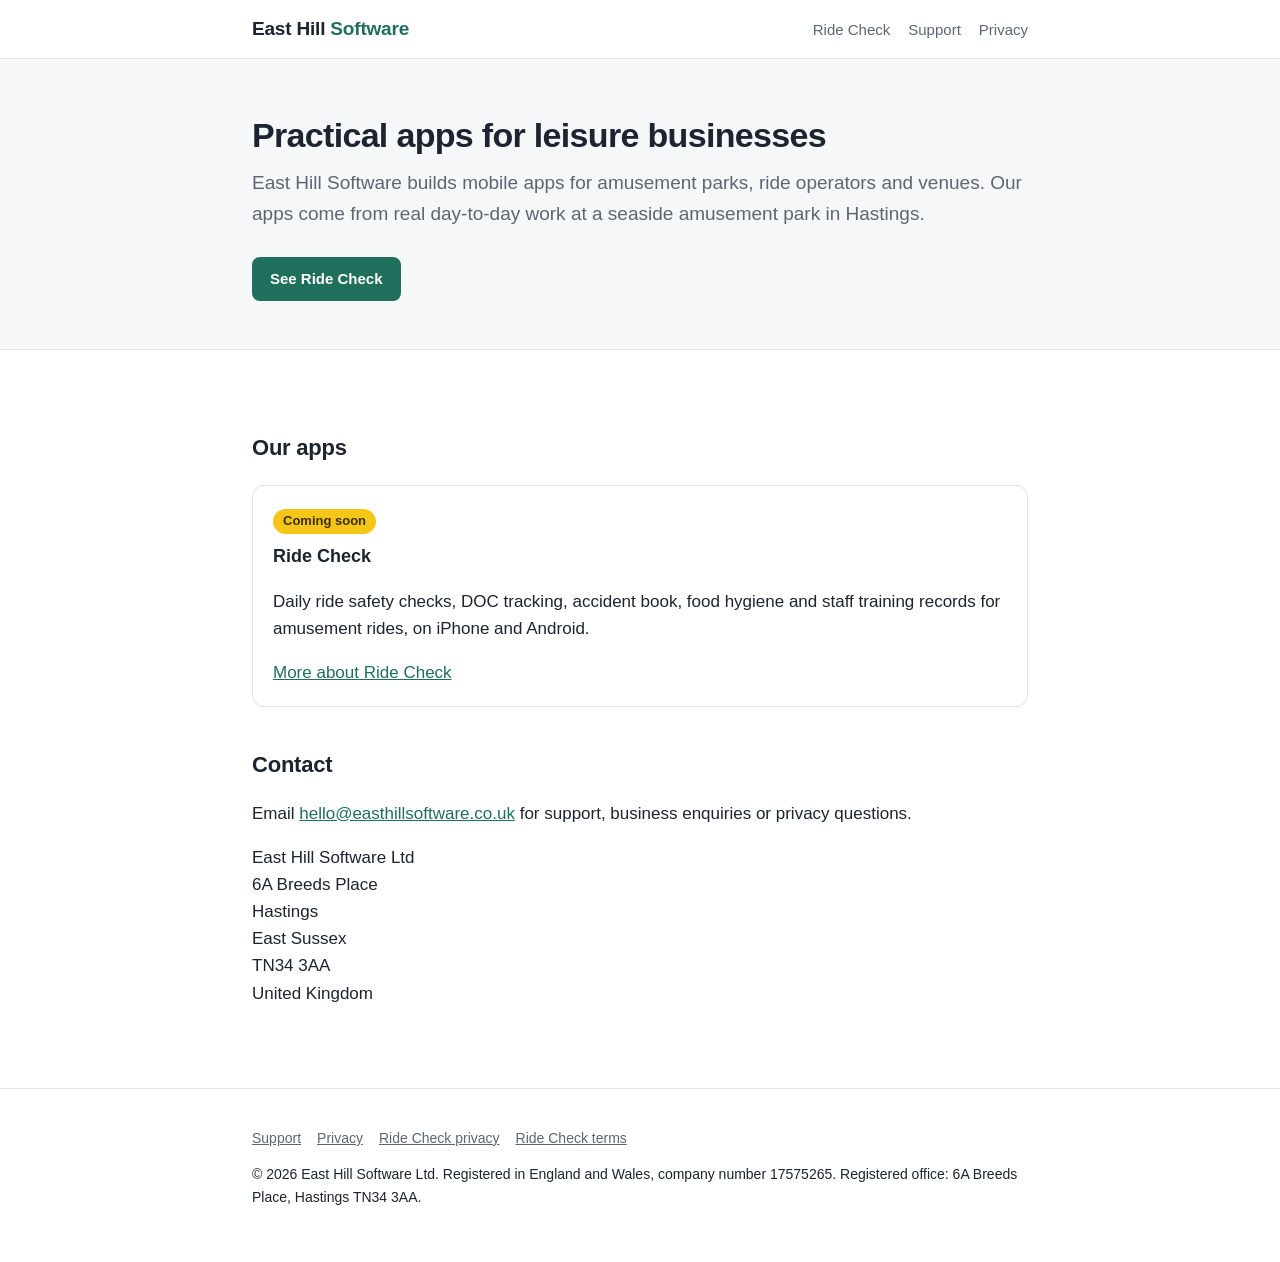
<file: index.html>
<!DOCTYPE html>
<html lang="en-GB">
<head>
<meta charset="utf-8">
<meta name="viewport" content="width=device-width, initial-scale=1">
<title>East Hill Software – practical apps for leisure and hospitality businesses</title>
<meta name="description" content="East Hill Software makes practical mobile apps for amusement parks, ride operators and venues, built in Hastings.">
<link rel="stylesheet" href="/style.css">
</head>
<body>
<header class="site"><div class="wrap">
  <a class="brand" href="/">East Hill <span>Software</span></a>
  <nav><a href="/ride-check/">Ride Check</a><a href="/support.html">Support</a><a href="/privacy.html">Privacy</a></nav>
</div></header>

<section class="hero"><div class="wrap">
  <h1>Practical apps for leisure businesses</h1>
  <p class="lead">East Hill Software builds mobile apps for amusement parks, ride operators and venues. Our apps come from real day-to-day work at a seaside amusement park in Hastings.</p>
  <a class="btn" href="/ride-check/">See Ride Check</a>
</div></section>

<main><div class="wrap">
  <h2>Our apps</h2>
  <div class="cards">
    <div class="card">
      <span class="tag">Coming soon</span>
      <h3>Ride Check</h3>
      <p>Daily ride safety checks, DOC tracking, accident book, food hygiene and staff training records for amusement rides, on iPhone and Android.</p>
      <a href="/ride-check/">More about Ride Check</a>
    </div>
  </div>

  <h2>Contact</h2>
  <p>Email <a href="mailto:hello@easthillsoftware.co.uk">hello@easthillsoftware.co.uk</a> for support, business enquiries or privacy questions.</p>
  <p>East Hill Software Ltd<br>6A Breeds Place<br>Hastings<br>East Sussex<br>TN34 3AA<br>United Kingdom</p>
</div></main>

<footer class="site"><div class="wrap">
  <p><a href="/support.html">Support</a><a href="/privacy.html">Privacy</a><a href="/ride-check/privacy.html">Ride Check privacy</a><a href="/ride-check/terms.html">Ride Check terms</a></p>
  <p>© 2026 East Hill Software Ltd. Registered in England and Wales, company number 17575265. Registered office: 6A Breeds Place, Hastings TN34 3AA.</p>
</div></footer>
</body>
</html>
</file>
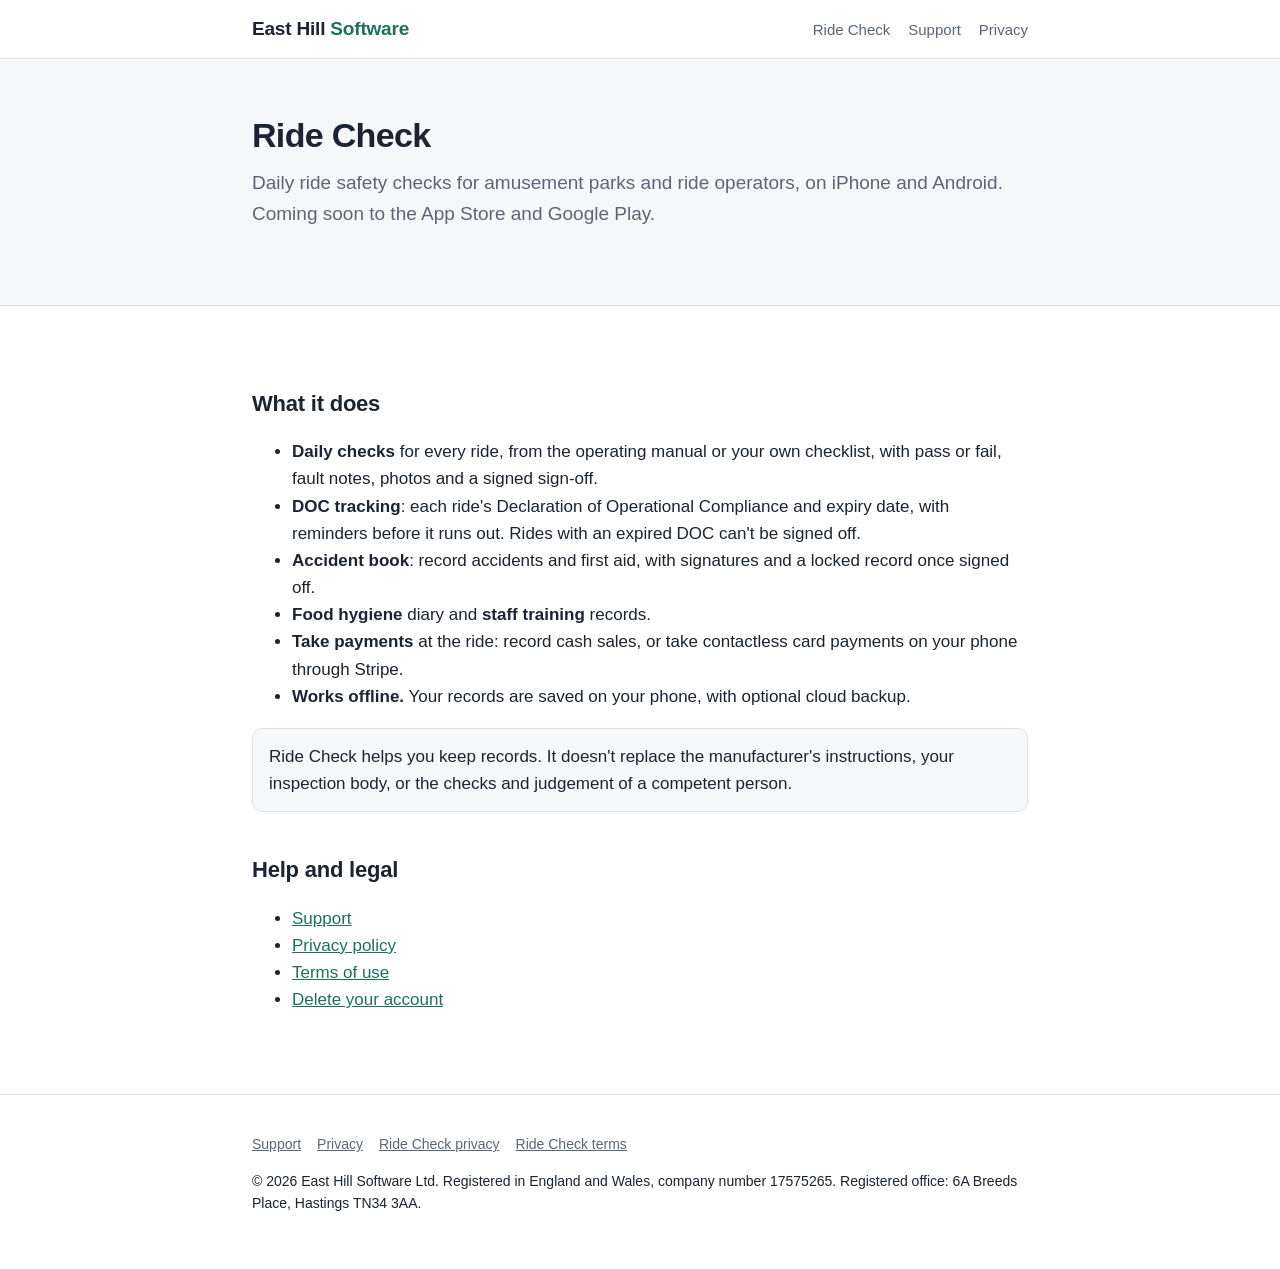
<file: ride-check/index.html>
<!DOCTYPE html>
<html lang="en-GB">
<head>
<meta charset="utf-8">
<meta name="viewport" content="width=device-width, initial-scale=1">
<title>Ride Check – daily ride safety checks app</title>
<meta name="description" content="Ride Check: daily ride safety checks, DOC tracking, accident book, food hygiene and staff training records for amusement rides.">
<link rel="stylesheet" href="/style.css">
</head>
<body>
<header class="site"><div class="wrap">
  <a class="brand" href="/">East Hill <span>Software</span></a>
  <nav><a href="/ride-check/">Ride Check</a><a href="/support.html">Support</a><a href="/privacy.html">Privacy</a></nav>
</div></header>

<section class="hero"><div class="wrap">
  <h1>Ride Check</h1>
  <p class="lead">Daily ride safety checks for amusement parks and ride operators, on iPhone and Android. Coming soon to the App Store and Google Play.</p>
</div></section>

<main><div class="wrap">
  <h2>What it does</h2>
  <ul>
    <li><strong>Daily checks</strong> for every ride, from the operating manual or your own checklist, with pass or fail, fault notes, photos and a signed sign-off.</li>
    <li><strong>DOC tracking</strong>: each ride's Declaration of Operational Compliance and expiry date, with reminders before it runs out. Rides with an expired DOC can't be signed off.</li>
    <li><strong>Accident book</strong>: record accidents and first aid, with signatures and a locked record once signed off.</li>
    <li><strong>Food hygiene</strong> diary and <strong>staff training</strong> records.</li>
    <li><strong>Take payments</strong> at the ride: record cash sales, or take contactless card payments on your phone through Stripe.</li>
    <li><strong>Works offline.</strong> Your records are saved on your phone, with optional cloud backup.</li>
  </ul>

  <div class="note">Ride Check helps you keep records. It doesn't replace the manufacturer's instructions, your inspection body, or the checks and judgement of a competent person.</div>

  <h2>Help and legal</h2>
  <ul>
    <li><a href="/support.html">Support</a></li>
    <li><a href="/ride-check/privacy.html">Privacy policy</a></li>
    <li><a href="/ride-check/terms.html">Terms of use</a></li>
    <li><a href="/ride-check/delete-account.html">Delete your account</a></li>
  </ul>
</div></main>

<footer class="site"><div class="wrap">
  <p><a href="/support.html">Support</a><a href="/privacy.html">Privacy</a><a href="/ride-check/privacy.html">Ride Check privacy</a><a href="/ride-check/terms.html">Ride Check terms</a></p>
  <p>© 2026 East Hill Software Ltd. Registered in England and Wales, company number 17575265. Registered office: 6A Breeds Place, Hastings TN34 3AA.</p>
</div></footer>
</body>
</html>
</file>
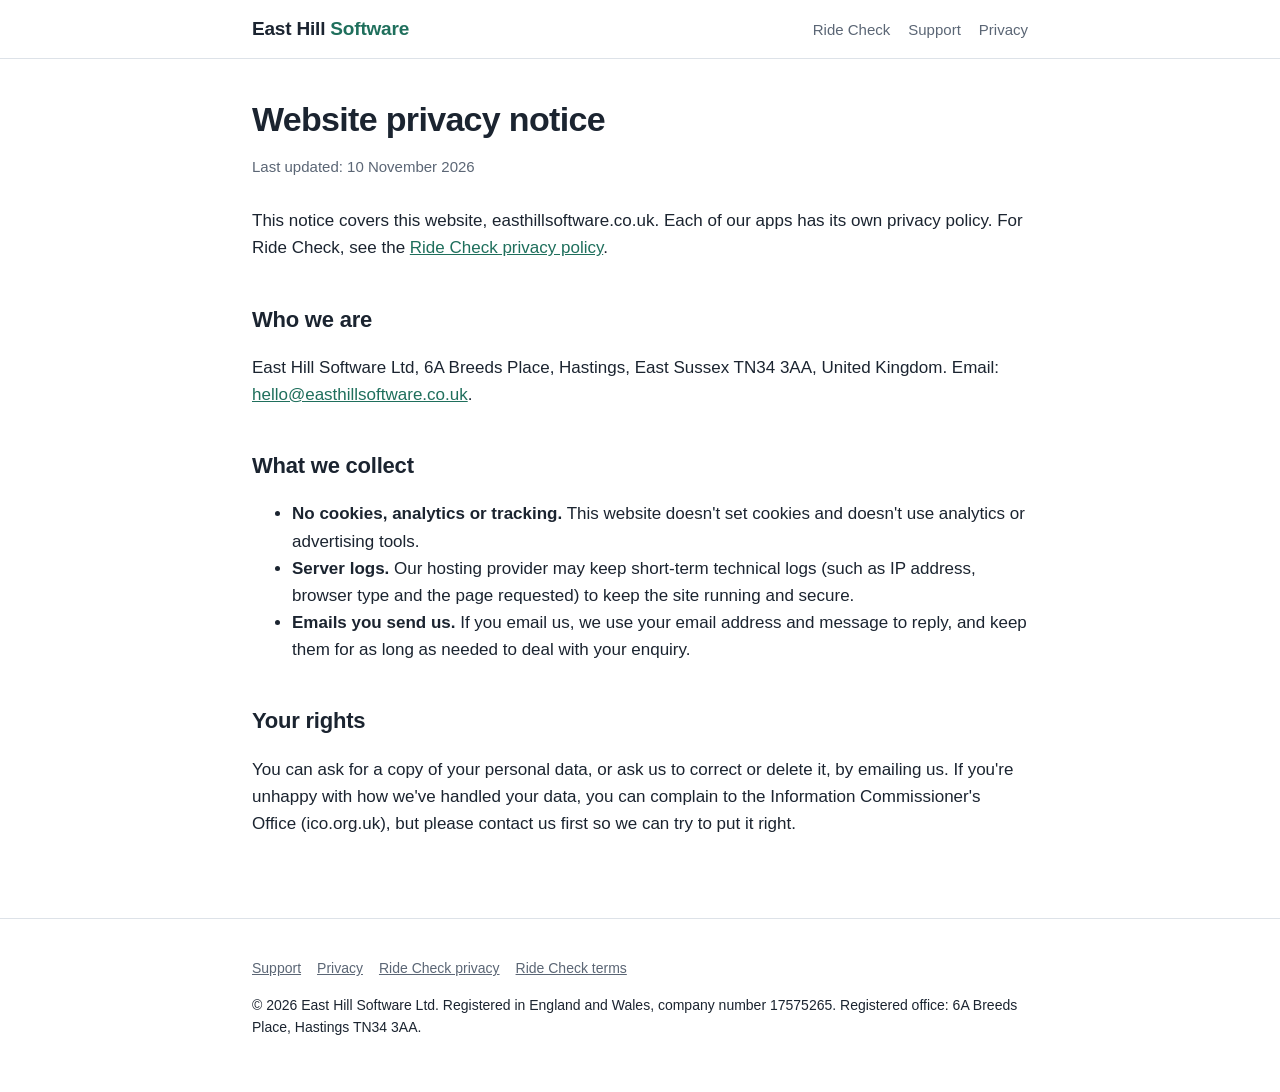
<file: privacy.html>
<!DOCTYPE html>
<html lang="en-GB">
<head>
<meta charset="utf-8">
<meta name="viewport" content="width=device-width, initial-scale=1">
<title>Website privacy notice – East Hill Software</title>
<link rel="stylesheet" href="/style.css">
</head>
<body>
<header class="site"><div class="wrap">
  <a class="brand" href="/">East Hill <span>Software</span></a>
  <nav><a href="/ride-check/">Ride Check</a><a href="/support.html">Support</a><a href="/privacy.html">Privacy</a></nav>
</div></header>

<main><div class="wrap">
  <h1>Website privacy notice</h1>
  <p class="meta">Last updated: 10 November 2026</p>
  <p>This notice covers this website, easthillsoftware.co.uk. Each of our apps has its own privacy policy. For Ride Check, see the <a href="/ride-check/privacy.html">Ride Check privacy policy</a>.</p>

  <h2>Who we are</h2>
  <p>East Hill Software Ltd, 6A Breeds Place, Hastings, East Sussex TN34 3AA, United Kingdom. Email: <a href="mailto:hello@easthillsoftware.co.uk">hello@easthillsoftware.co.uk</a>.</p>

  <h2>What we collect</h2>
  <ul>
    <li><strong>No cookies, analytics or tracking.</strong> This website doesn't set cookies and doesn't use analytics or advertising tools.</li>
    <li><strong>Server logs.</strong> Our hosting provider may keep short-term technical logs (such as IP address, browser type and the page requested) to keep the site running and secure.</li>
    <li><strong>Emails you send us.</strong> If you email us, we use your email address and message to reply, and keep them for as long as needed to deal with your enquiry.</li>
  </ul>

  <h2>Your rights</h2>
  <p>You can ask for a copy of your personal data, or ask us to correct or delete it, by emailing us. If you're unhappy with how we've handled your data, you can complain to the Information Commissioner's Office (ico.org.uk), but please contact us first so we can try to put it right.</p>
</div></main>

<footer class="site"><div class="wrap">
  <p><a href="/support.html">Support</a><a href="/privacy.html">Privacy</a><a href="/ride-check/privacy.html">Ride Check privacy</a><a href="/ride-check/terms.html">Ride Check terms</a></p>
  <p>© 2026 East Hill Software Ltd. Registered in England and Wales, company number 17575265. Registered office: 6A Breeds Place, Hastings TN34 3AA.</p>
</div></footer>
</body>
</html>
</file>
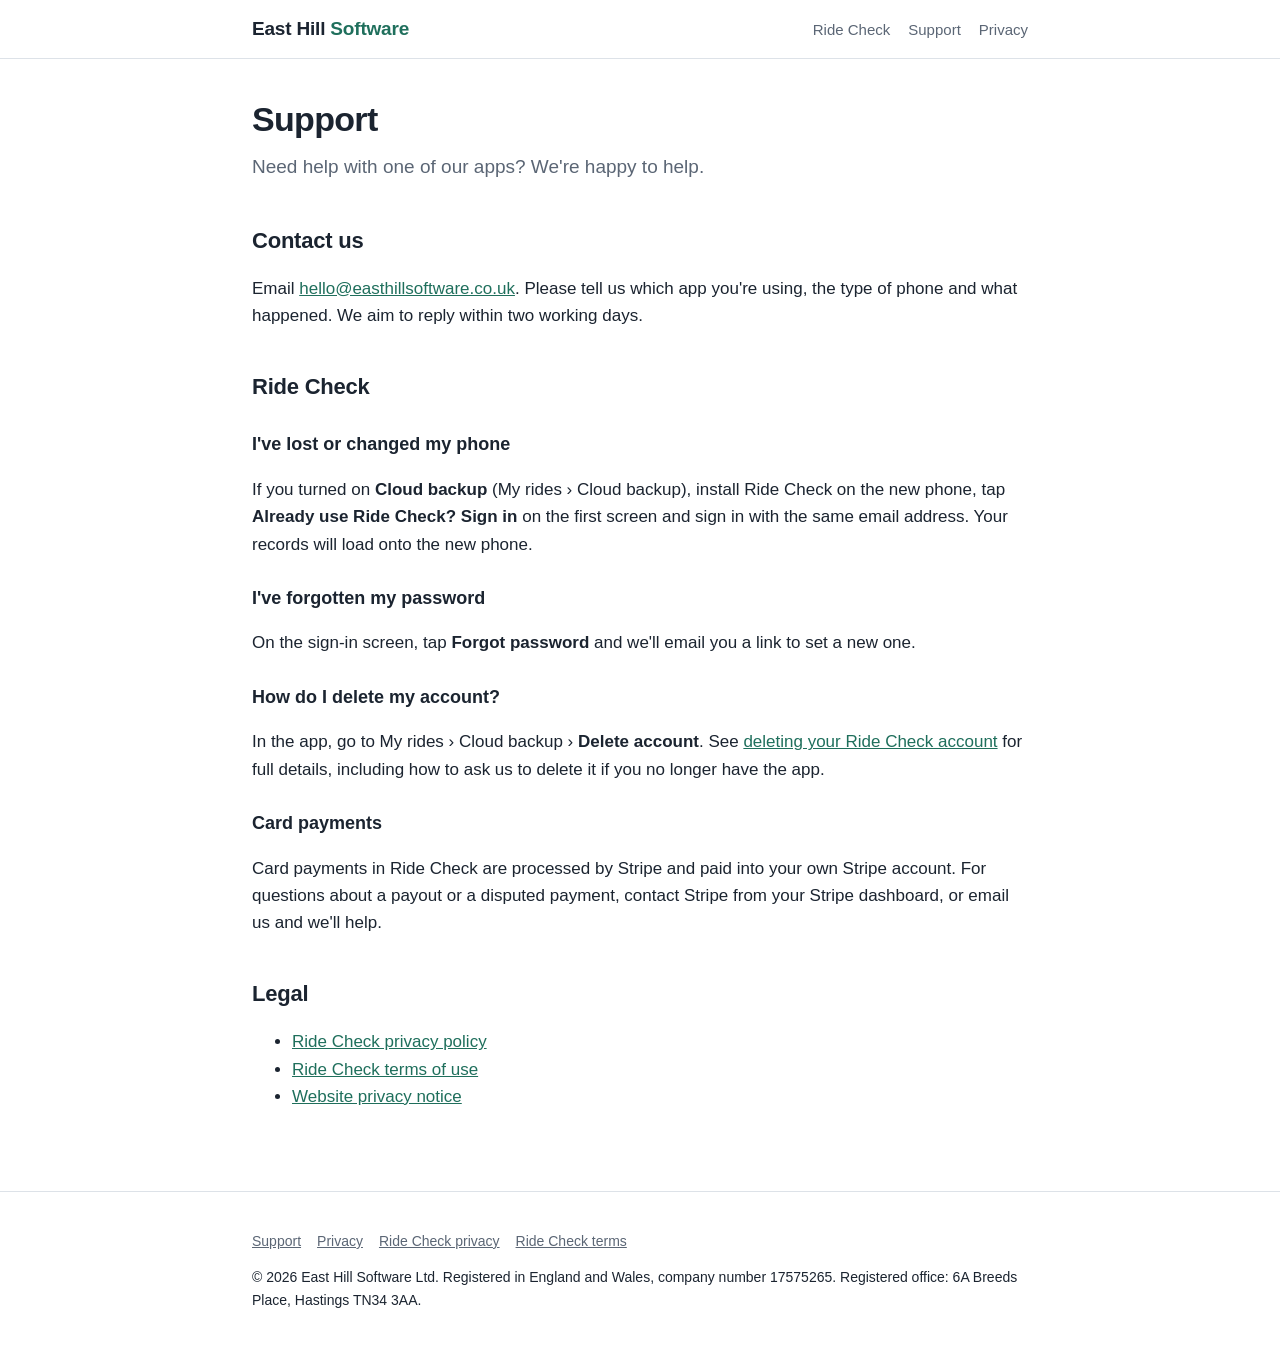
<file: support.html>
<!DOCTYPE html>
<html lang="en-GB">
<head>
<meta charset="utf-8">
<meta name="viewport" content="width=device-width, initial-scale=1">
<title>Support – East Hill Software</title>
<link rel="stylesheet" href="/style.css">
</head>
<body>
<header class="site"><div class="wrap">
  <a class="brand" href="/">East Hill <span>Software</span></a>
  <nav><a href="/ride-check/">Ride Check</a><a href="/support.html">Support</a><a href="/privacy.html">Privacy</a></nav>
</div></header>

<main><div class="wrap">
  <h1>Support</h1>
  <p class="lead">Need help with one of our apps? We're happy to help.</p>

  <h2>Contact us</h2>
  <p>Email <a href="mailto:hello@easthillsoftware.co.uk">hello@easthillsoftware.co.uk</a>. Please tell us which app you're using, the type of phone and what happened. We aim to reply within two working days.</p>

  <h2>Ride Check</h2>
  <h3>I've lost or changed my phone</h3>
  <p>If you turned on <strong>Cloud backup</strong> (My rides › Cloud backup), install Ride Check on the new phone, tap <strong>Already use Ride Check? Sign in</strong> on the first screen and sign in with the same email address. Your records will load onto the new phone.</p>
  <h3>I've forgotten my password</h3>
  <p>On the sign-in screen, tap <strong>Forgot password</strong> and we'll email you a link to set a new one.</p>
  <h3>How do I delete my account?</h3>
  <p>In the app, go to My rides › Cloud backup › <strong>Delete account</strong>. See <a href="/ride-check/delete-account.html">deleting your Ride Check account</a> for full details, including how to ask us to delete it if you no longer have the app.</p>
  <h3>Card payments</h3>
  <p>Card payments in Ride Check are processed by Stripe and paid into your own Stripe account. For questions about a payout or a disputed payment, contact Stripe from your Stripe dashboard, or email us and we'll help.</p>

  <h2>Legal</h2>
  <ul>
    <li><a href="/ride-check/privacy.html">Ride Check privacy policy</a></li>
    <li><a href="/ride-check/terms.html">Ride Check terms of use</a></li>
    <li><a href="/privacy.html">Website privacy notice</a></li>
  </ul>
</div></main>

<footer class="site"><div class="wrap">
  <p><a href="/support.html">Support</a><a href="/privacy.html">Privacy</a><a href="/ride-check/privacy.html">Ride Check privacy</a><a href="/ride-check/terms.html">Ride Check terms</a></p>
  <p>© 2026 East Hill Software Ltd. Registered in England and Wales, company number 17575265. Registered office: 6A Breeds Place, Hastings TN34 3AA.</p>
</div></footer>
</body>
</html>
</file>
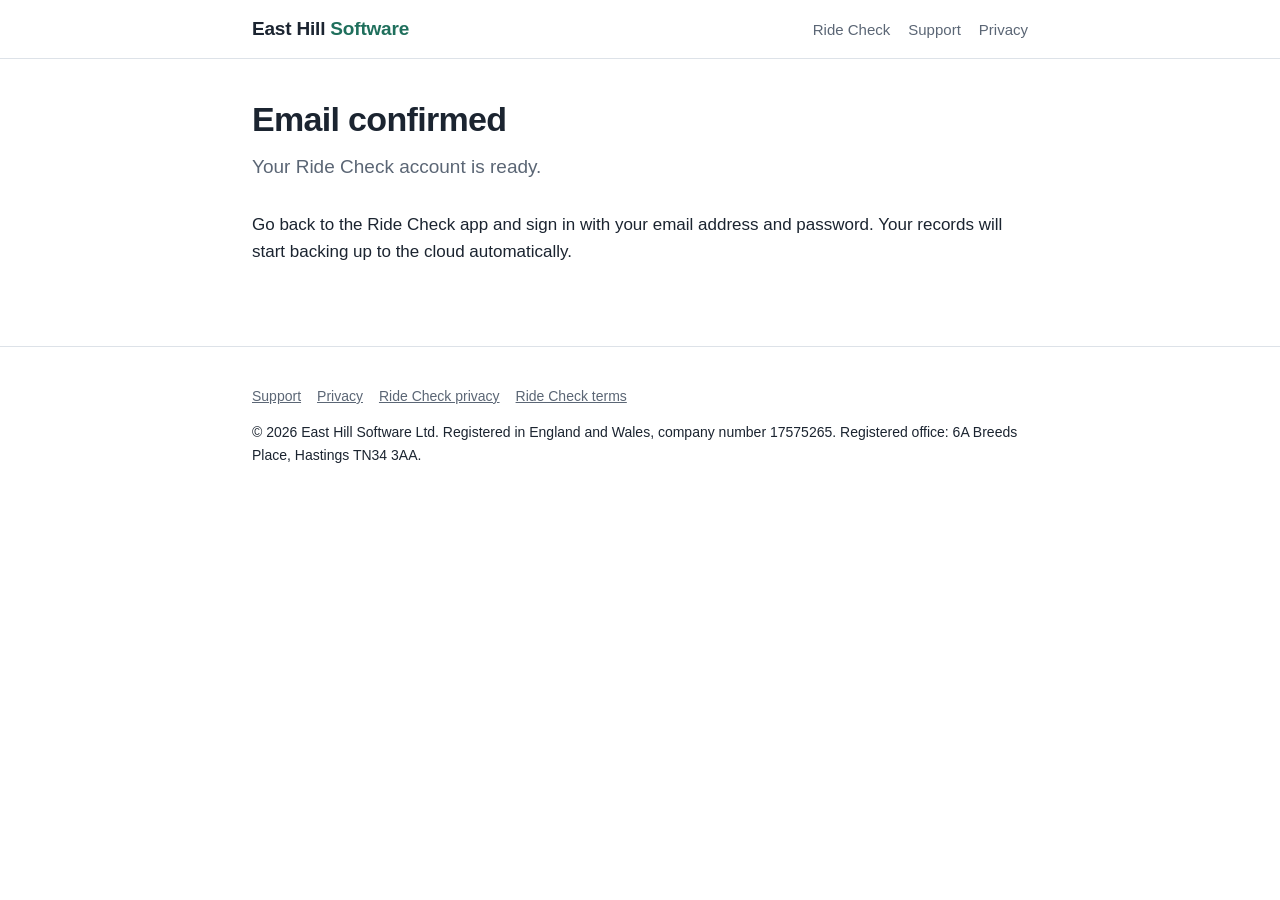
<file: ride-check/confirmed.html>
<!DOCTYPE html>
<html lang="en-GB">
<head>
<meta charset="utf-8">
<meta name="viewport" content="width=device-width, initial-scale=1">
<meta name="robots" content="noindex">
<title>Email confirmed – Ride Check</title>
<link rel="stylesheet" href="/style.css">
</head>
<body>
<header class="site"><div class="wrap">
  <a class="brand" href="/">East Hill <span>Software</span></a>
  <nav><a href="/ride-check/">Ride Check</a><a href="/support.html">Support</a><a href="/privacy.html">Privacy</a></nav>
</div></header>

<main><div class="wrap">
  <div id="ok">
    <h1>Email confirmed</h1>
    <p class="lead">Your Ride Check account is ready.</p>
    <p>Go back to the Ride Check app and sign in with your email address and password. Your records will start backing up to the cloud automatically.</p>
  </div>
  <div id="err" hidden>
    <h1>This link didn't work</h1>
    <p class="lead" id="errText">The link may have expired or already been used.</p>
    <p>If you've already confirmed your email, just sign in to the Ride Check app. Otherwise, create your account again in the app to get a new link, or email <a href="mailto:hello@easthillsoftware.co.uk">hello@easthillsoftware.co.uk</a>.</p>
  </div>
</div></main>

<footer class="site"><div class="wrap">
  <p><a href="/support.html">Support</a><a href="/privacy.html">Privacy</a><a href="/ride-check/privacy.html">Ride Check privacy</a><a href="/ride-check/terms.html">Ride Check terms</a></p>
  <p>© 2026 East Hill Software Ltd. Registered in England and Wales, company number 17575265. Registered office: 6A Breeds Place, Hastings TN34 3AA.</p>
</div></footer>
<script>
  // Supabase sends errors back in the address, e.g. #error=access_denied&error_description=...
  var p = new URLSearchParams((location.hash || '').replace(/^#/, '') + '&' + location.search.replace(/^\?/, ''));
  if (p.get('error') || p.get('error_code')) {
    document.getElementById('ok').hidden = true;
    document.getElementById('err').hidden = false;
    if (p.get('error_code') === 'otp_expired') document.getElementById('errText').textContent = 'This link has expired or has already been used.';
  }
  // Remove the one-time tokens from the address bar.
  if (location.hash) history.replaceState(null, '', location.pathname);
</script>
</body>
</html>
</file>
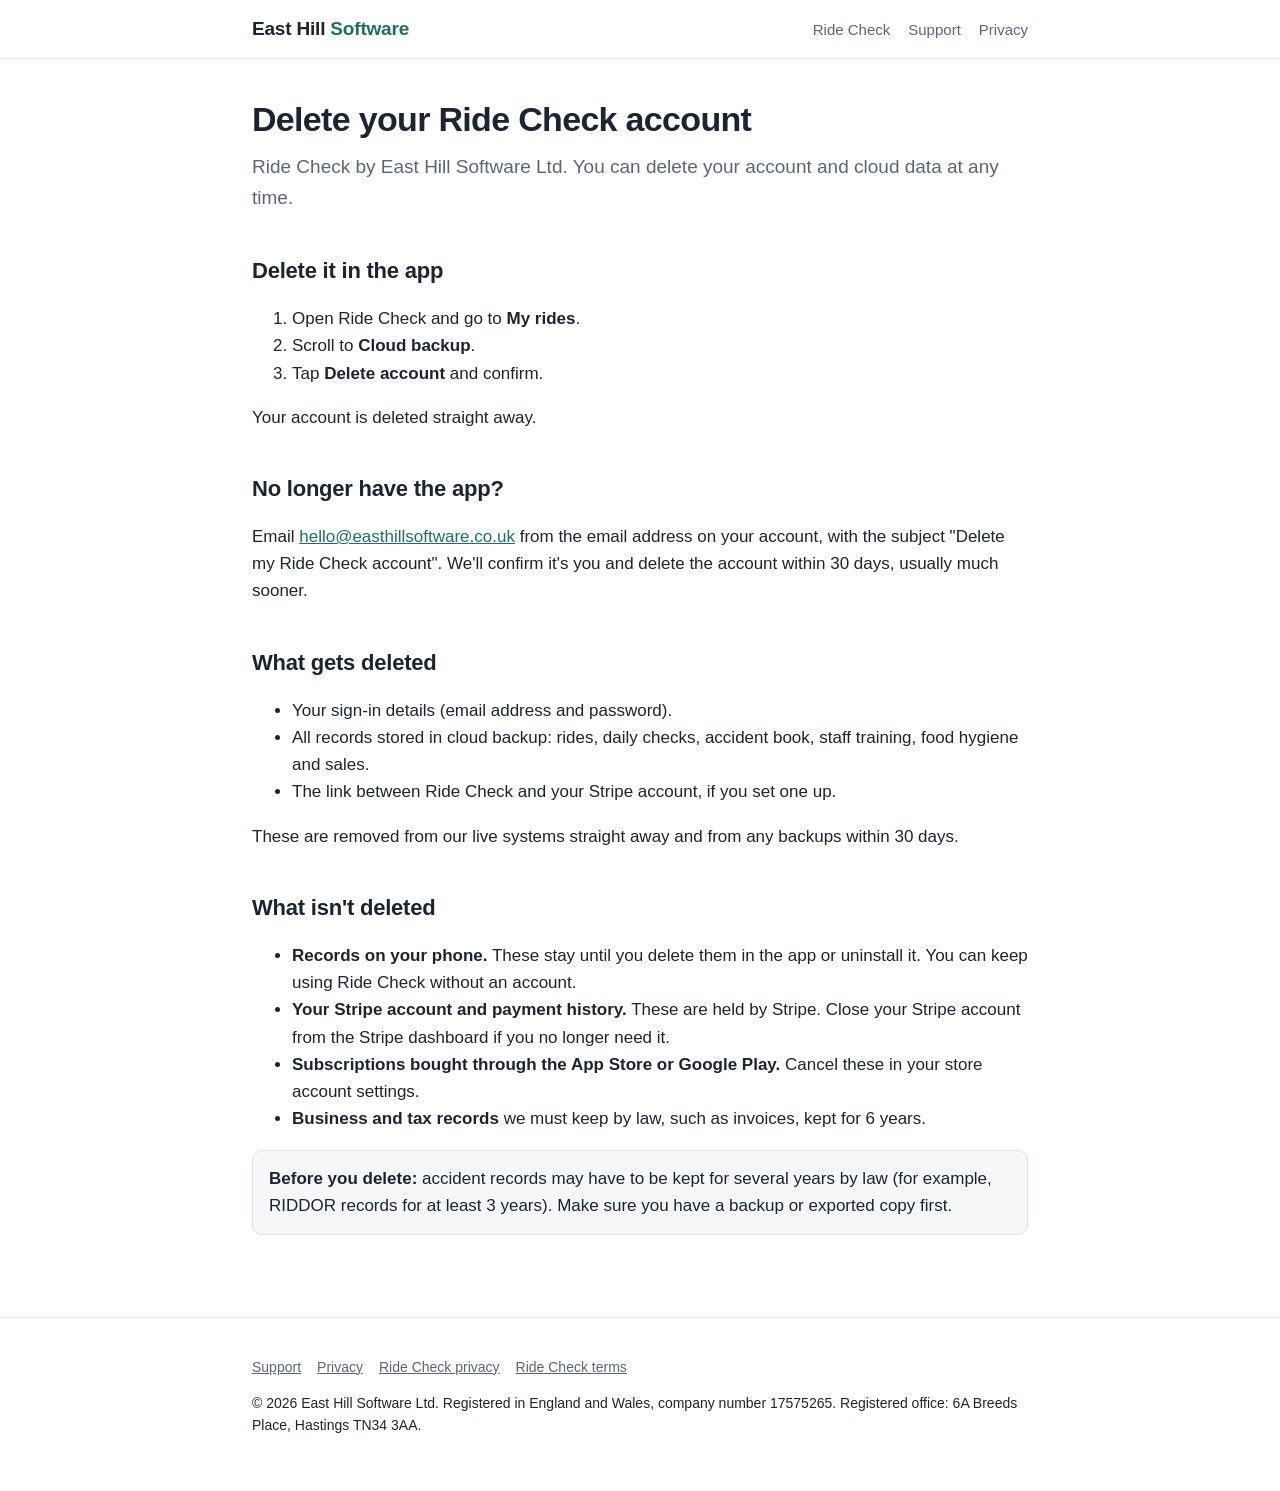
<file: ride-check/delete-account.html>
<!DOCTYPE html>
<html lang="en-GB">
<head>
<meta charset="utf-8">
<meta name="viewport" content="width=device-width, initial-scale=1">
<title>Delete your Ride Check account – East Hill Software</title>
<link rel="stylesheet" href="/style.css">
</head>
<body>
<header class="site"><div class="wrap">
  <a class="brand" href="/">East Hill <span>Software</span></a>
  <nav><a href="/ride-check/">Ride Check</a><a href="/support.html">Support</a><a href="/privacy.html">Privacy</a></nav>
</div></header>

<main><div class="wrap">
  <h1>Delete your Ride Check account</h1>
  <p class="lead">Ride Check by East Hill Software Ltd. You can delete your account and cloud data at any time.</p>

  <h2>Delete it in the app</h2>
  <ol>
    <li>Open Ride Check and go to <strong>My rides</strong>.</li>
    <li>Scroll to <strong>Cloud backup</strong>.</li>
    <li>Tap <strong>Delete account</strong> and confirm.</li>
  </ol>
  <p>Your account is deleted straight away.</p>

  <h2>No longer have the app?</h2>
  <p>Email <a href="mailto:hello@easthillsoftware.co.uk?subject=Delete%20my%20Ride%20Check%20account">hello@easthillsoftware.co.uk</a> from the email address on your account, with the subject "Delete my Ride Check account". We'll confirm it's you and delete the account within 30 days, usually much sooner.</p>

  <h2>What gets deleted</h2>
  <ul>
    <li>Your sign-in details (email address and password).</li>
    <li>All records stored in cloud backup: rides, daily checks, accident book, staff training, food hygiene and sales.</li>
    <li>The link between Ride Check and your Stripe account, if you set one up.</li>
  </ul>
  <p>These are removed from our live systems straight away and from any backups within 30 days.</p>

  <h2>What isn't deleted</h2>
  <ul>
    <li><strong>Records on your phone.</strong> These stay until you delete them in the app or uninstall it. You can keep using Ride Check without an account.</li>
    <li><strong>Your Stripe account and payment history.</strong> These are held by Stripe. Close your Stripe account from the Stripe dashboard if you no longer need it.</li>
    <li><strong>Subscriptions bought through the App Store or Google Play.</strong> Cancel these in your store account settings.</li>
    <li><strong>Business and tax records</strong> we must keep by law, such as invoices, kept for 6 years.</li>
  </ul>

  <div class="note"><strong>Before you delete:</strong> accident records may have to be kept for several years by law (for example, RIDDOR records for at least 3 years). Make sure you have a backup or exported copy first.</div>
</div></main>

<footer class="site"><div class="wrap">
  <p><a href="/support.html">Support</a><a href="/privacy.html">Privacy</a><a href="/ride-check/privacy.html">Ride Check privacy</a><a href="/ride-check/terms.html">Ride Check terms</a></p>
  <p>© 2026 East Hill Software Ltd. Registered in England and Wales, company number 17575265. Registered office: 6A Breeds Place, Hastings TN34 3AA.</p>
</div></footer>
</body>
</html>
</file>
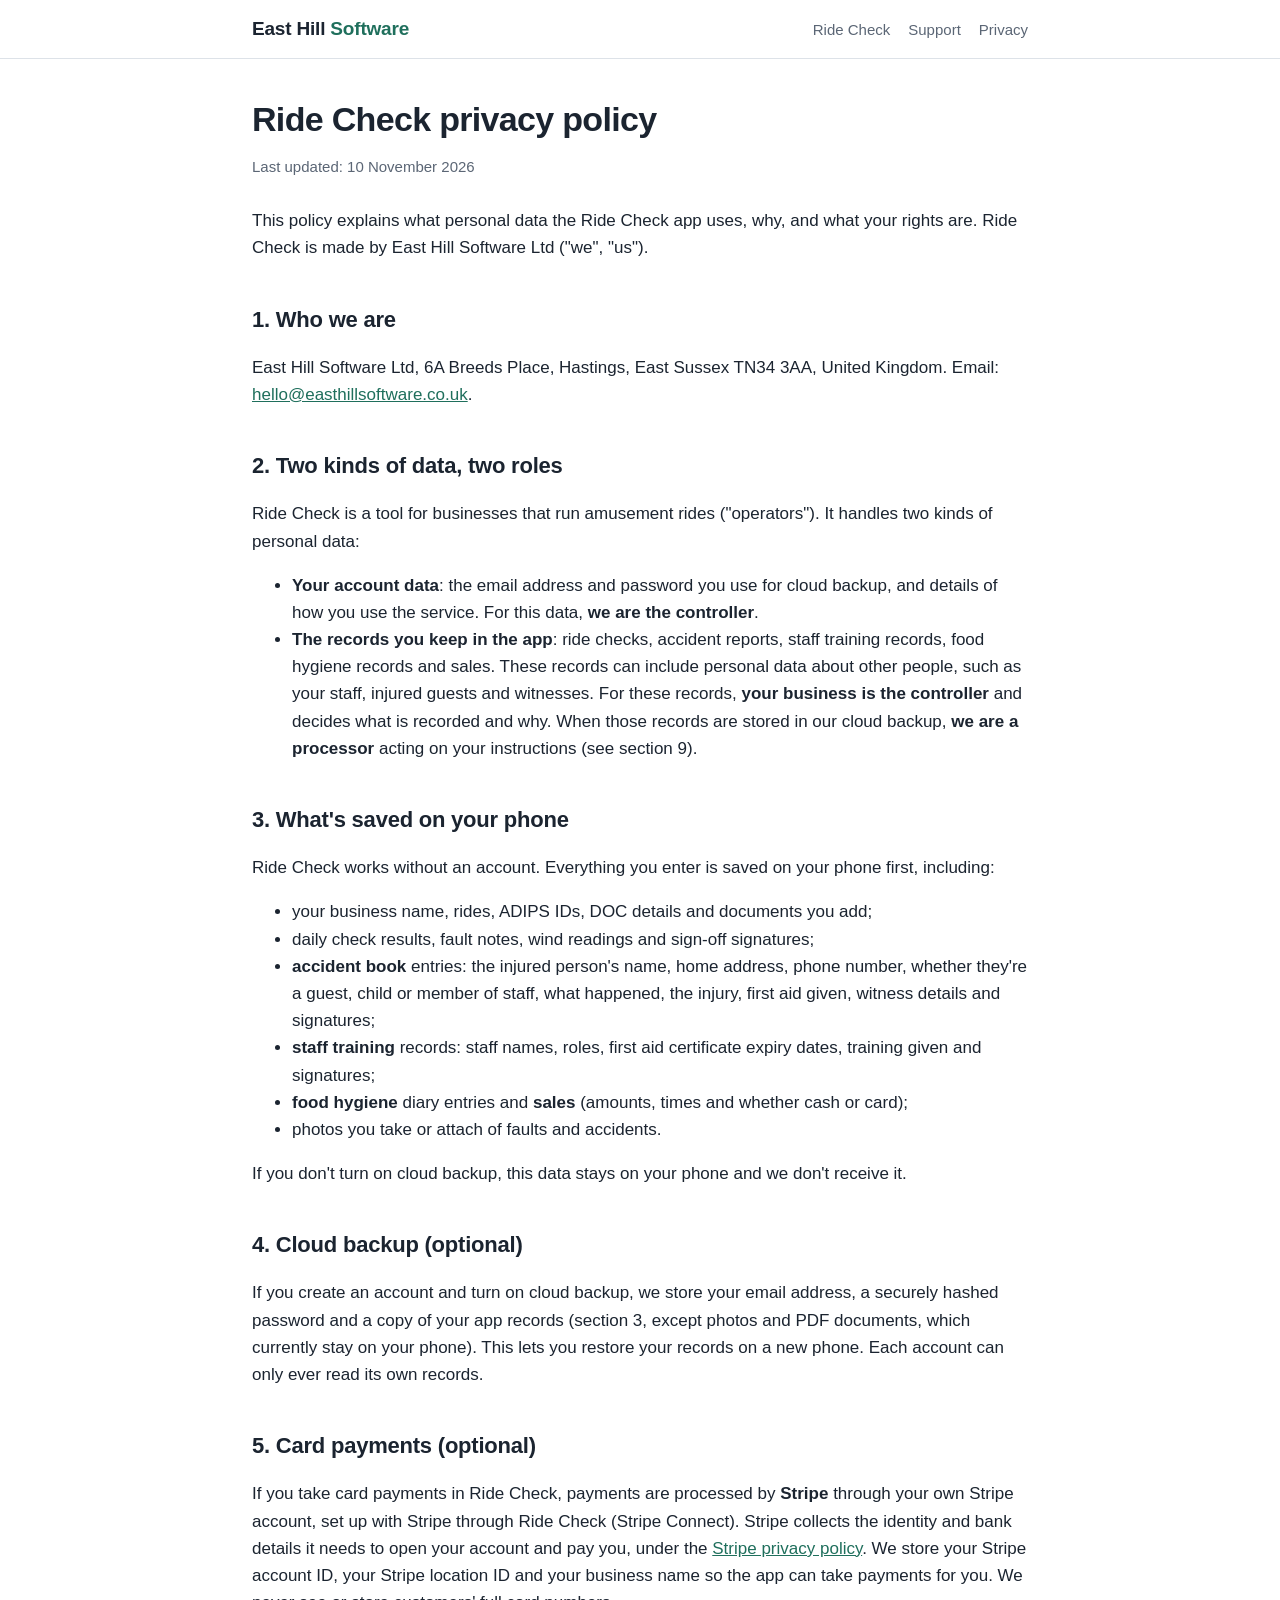
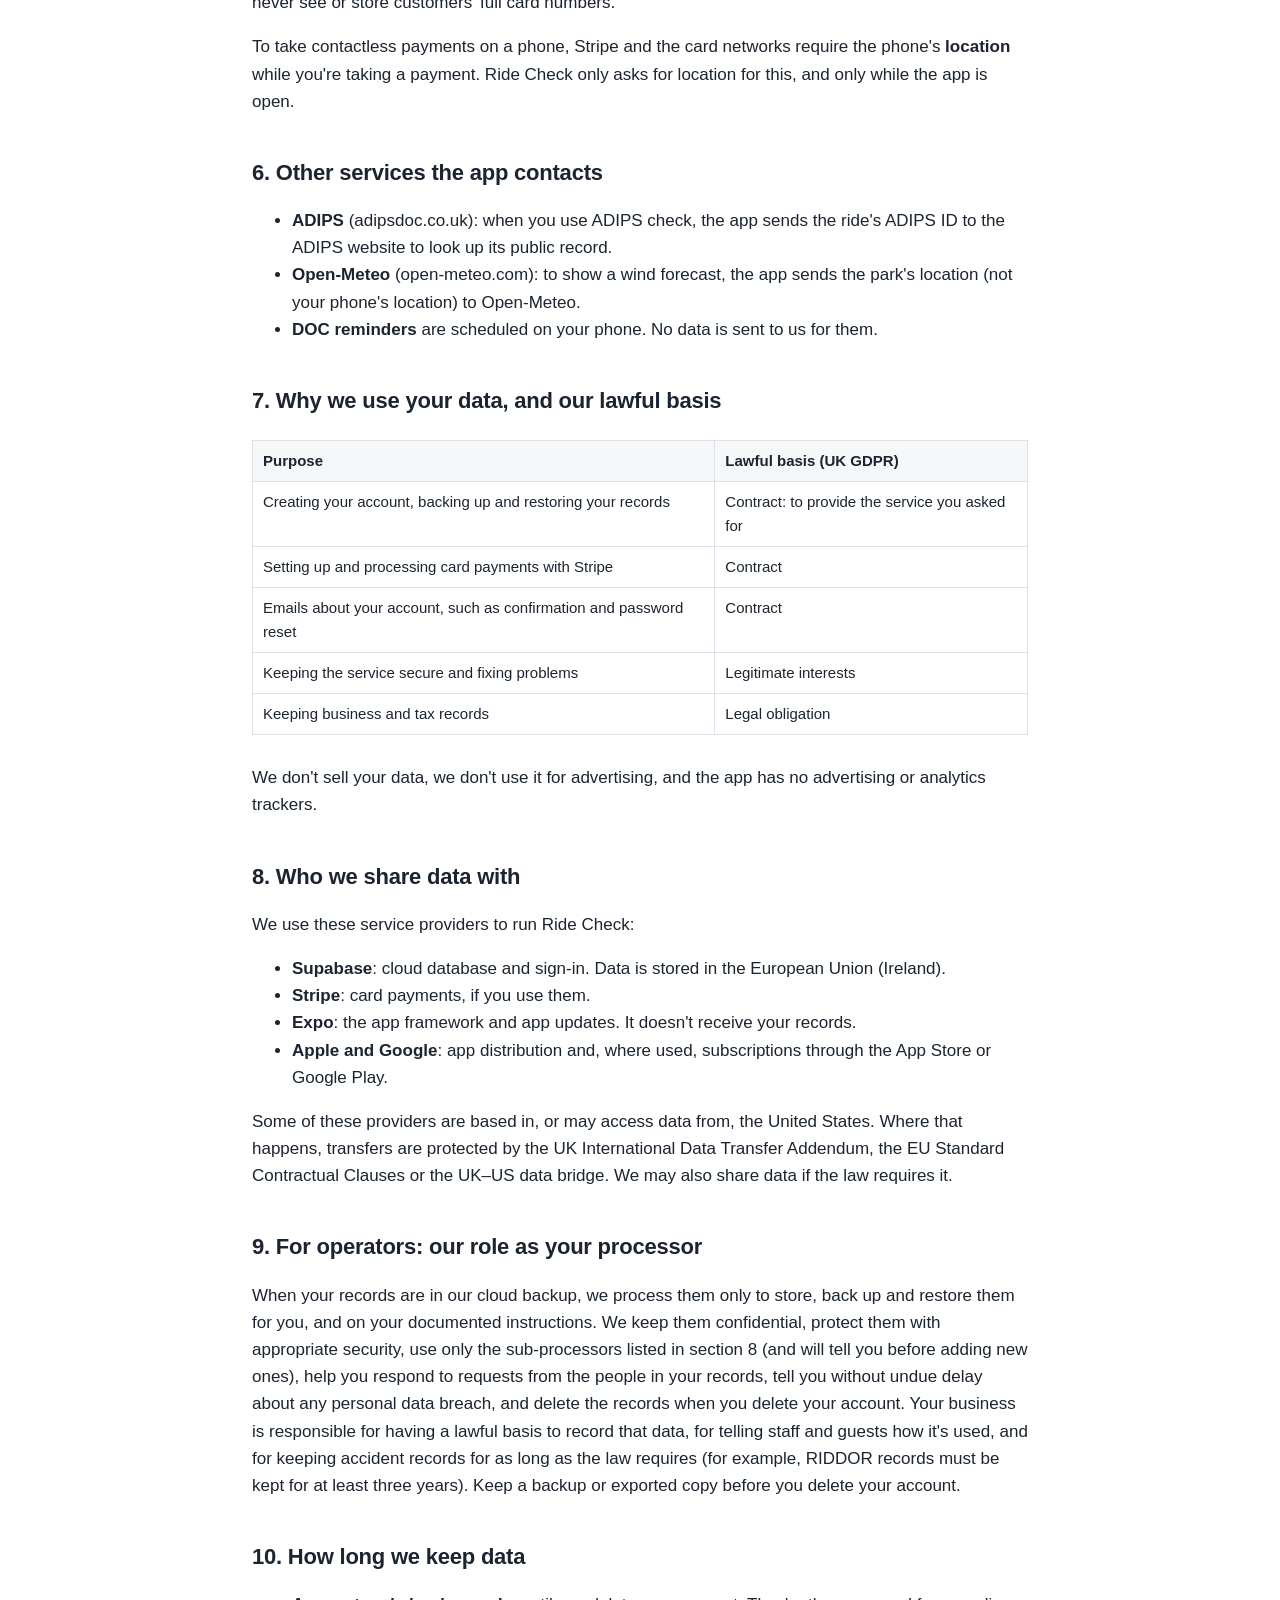
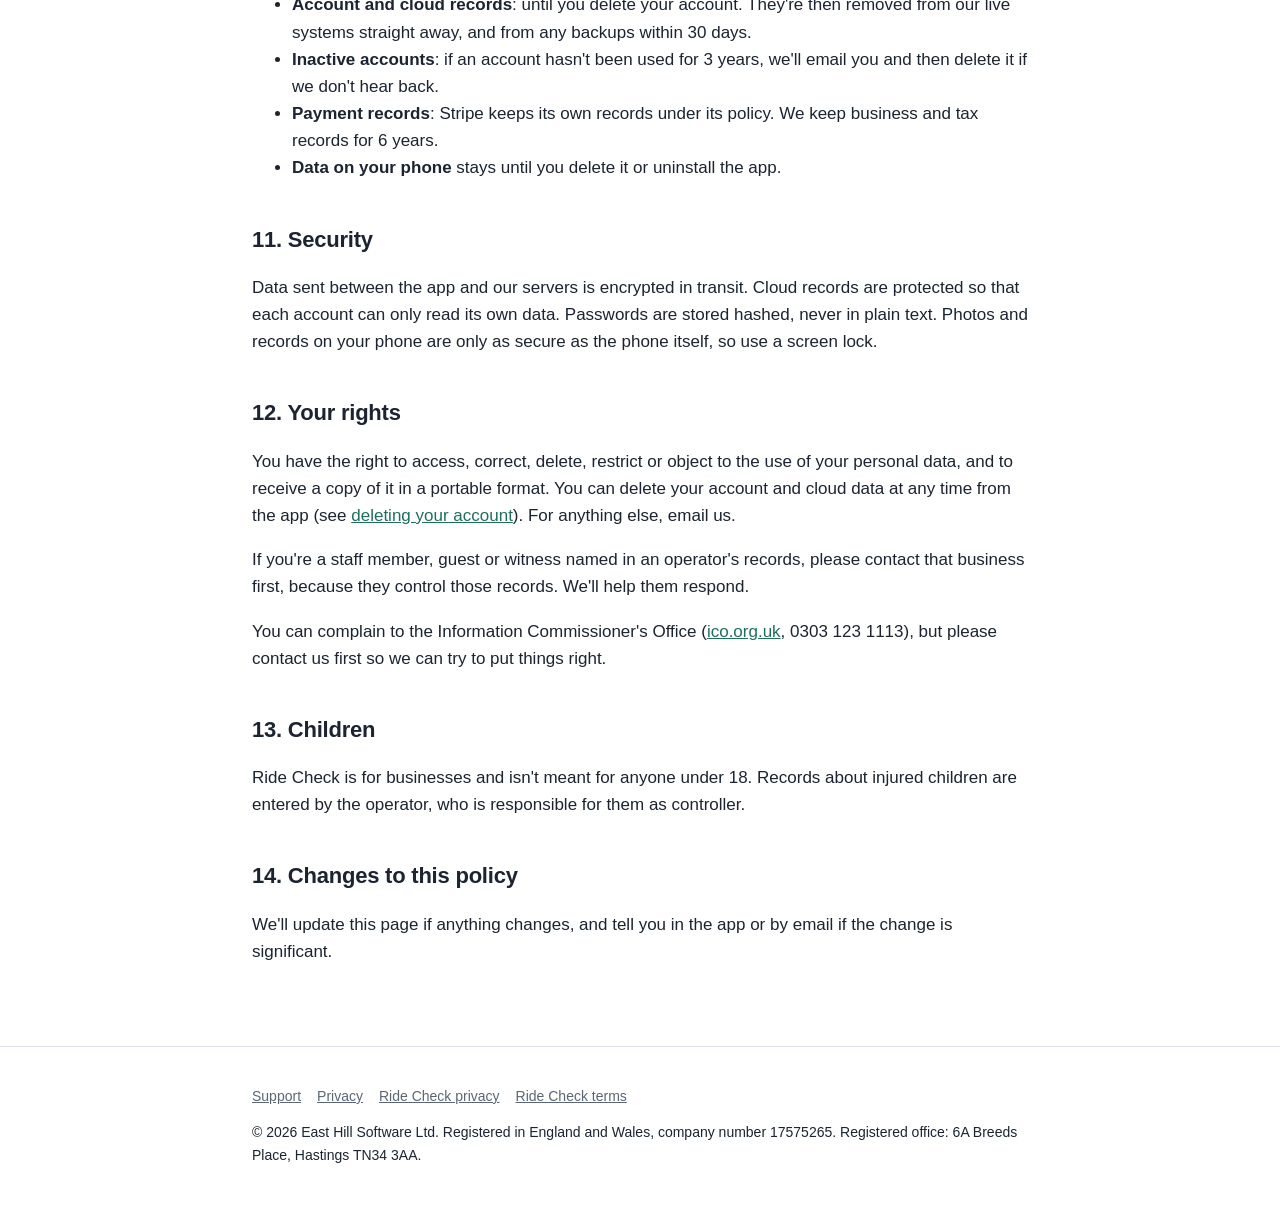
<file: ride-check/privacy.html>
<!DOCTYPE html>
<html lang="en-GB">
<head>
<meta charset="utf-8">
<meta name="viewport" content="width=device-width, initial-scale=1">
<title>Ride Check privacy policy – East Hill Software</title>
<link rel="stylesheet" href="/style.css">
</head>
<body>
<header class="site"><div class="wrap">
  <a class="brand" href="/">East Hill <span>Software</span></a>
  <nav><a href="/ride-check/">Ride Check</a><a href="/support.html">Support</a><a href="/privacy.html">Privacy</a></nav>
</div></header>

<main><div class="wrap">
  <h1>Ride Check privacy policy</h1>
  <p class="meta">Last updated: 10 November 2026</p>

  <p>This policy explains what personal data the Ride Check app uses, why, and what your rights are. Ride Check is made by East Hill Software Ltd ("we", "us").</p>

  <h2>1. Who we are</h2>
  <p>East Hill Software Ltd, 6A Breeds Place, Hastings, East Sussex TN34 3AA, United Kingdom. Email: <a href="mailto:hello@easthillsoftware.co.uk">hello@easthillsoftware.co.uk</a>.</p>

  <h2>2. Two kinds of data, two roles</h2>
  <p>Ride Check is a tool for businesses that run amusement rides ("operators"). It handles two kinds of personal data:</p>
  <ul>
    <li><strong>Your account data</strong>: the email address and password you use for cloud backup, and details of how you use the service. For this data, <strong>we are the controller</strong>.</li>
    <li><strong>The records you keep in the app</strong>: ride checks, accident reports, staff training records, food hygiene records and sales. These records can include personal data about other people, such as your staff, injured guests and witnesses. For these records, <strong>your business is the controller</strong> and decides what is recorded and why. When those records are stored in our cloud backup, <strong>we are a processor</strong> acting on your instructions (see section 9).</li>
  </ul>

  <h2>3. What's saved on your phone</h2>
  <p>Ride Check works without an account. Everything you enter is saved on your phone first, including:</p>
  <ul>
    <li>your business name, rides, ADIPS IDs, DOC details and documents you add;</li>
    <li>daily check results, fault notes, wind readings and sign-off signatures;</li>
    <li><strong>accident book</strong> entries: the injured person's name, home address, phone number, whether they're a guest, child or member of staff, what happened, the injury, first aid given, witness details and signatures;</li>
    <li><strong>staff training</strong> records: staff names, roles, first aid certificate expiry dates, training given and signatures;</li>
    <li><strong>food hygiene</strong> diary entries and <strong>sales</strong> (amounts, times and whether cash or card);</li>
    <li>photos you take or attach of faults and accidents.</li>
  </ul>
  <p>If you don't turn on cloud backup, this data stays on your phone and we don't receive it.</p>

  <h2>4. Cloud backup (optional)</h2>
  <p>If you create an account and turn on cloud backup, we store your email address, a securely hashed password and a copy of your app records (section 3, except photos and PDF documents, which currently stay on your phone). This lets you restore your records on a new phone. Each account can only ever read its own records.</p>

  <h2>5. Card payments (optional)</h2>
  <p>If you take card payments in Ride Check, payments are processed by <strong>Stripe</strong> through your own Stripe account, set up with Stripe through Ride Check (Stripe Connect). Stripe collects the identity and bank details it needs to open your account and pay you, under the <a href="https://stripe.com/gb/privacy">Stripe privacy policy</a>. We store your Stripe account ID, your Stripe location ID and your business name so the app can take payments for you. We never see or store customers' full card numbers.</p>
  <p>To take contactless payments on a phone, Stripe and the card networks require the phone's <strong>location</strong> while you're taking a payment. Ride Check only asks for location for this, and only while the app is open.</p>

  <h2>6. Other services the app contacts</h2>
  <ul>
    <li><strong>ADIPS</strong> (adipsdoc.co.uk): when you use ADIPS check, the app sends the ride's ADIPS ID to the ADIPS website to look up its public record.</li>
    <li><strong>Open-Meteo</strong> (open-meteo.com): to show a wind forecast, the app sends the park's location (not your phone's location) to Open-Meteo.</li>
    <li><strong>DOC reminders</strong> are scheduled on your phone. No data is sent to us for them.</li>
  </ul>

  <h2>7. Why we use your data, and our lawful basis</h2>
  <div class="table-scroll"><table>
    <tr><th>Purpose</th><th>Lawful basis (UK GDPR)</th></tr>
    <tr><td>Creating your account, backing up and restoring your records</td><td>Contract: to provide the service you asked for</td></tr>
    <tr><td>Setting up and processing card payments with Stripe</td><td>Contract</td></tr>
    <tr><td>Emails about your account, such as confirmation and password reset</td><td>Contract</td></tr>
    <tr><td>Keeping the service secure and fixing problems</td><td>Legitimate interests</td></tr>
    <tr><td>Keeping business and tax records</td><td>Legal obligation</td></tr>
  </table></div>
  <p>We don't sell your data, we don't use it for advertising, and the app has no advertising or analytics trackers.</p>

  <h2>8. Who we share data with</h2>
  <p>We use these service providers to run Ride Check:</p>
  <ul>
    <li><strong>Supabase</strong>: cloud database and sign-in. Data is stored in the European Union (Ireland).</li>
    <li><strong>Stripe</strong>: card payments, if you use them.</li>
    <li><strong>Expo</strong>: the app framework and app updates. It doesn't receive your records.</li>
    <li><strong>Apple and Google</strong>: app distribution and, where used, subscriptions through the App Store or Google Play.</li>
  </ul>
  <p>Some of these providers are based in, or may access data from, the United States. Where that happens, transfers are protected by the UK International Data Transfer Addendum, the EU Standard Contractual Clauses or the UK–US data bridge. We may also share data if the law requires it.</p>

  <h2>9. For operators: our role as your processor</h2>
  <p>When your records are in our cloud backup, we process them only to store, back up and restore them for you, and on your documented instructions. We keep them confidential, protect them with appropriate security, use only the sub-processors listed in section 8 (and will tell you before adding new ones), help you respond to requests from the people in your records, tell you without undue delay about any personal data breach, and delete the records when you delete your account. Your business is responsible for having a lawful basis to record that data, for telling staff and guests how it's used, and for keeping accident records for as long as the law requires (for example, RIDDOR records must be kept for at least three years). Keep a backup or exported copy before you delete your account.</p>

  <h2>10. How long we keep data</h2>
  <ul>
    <li><strong>Account and cloud records</strong>: until you delete your account. They're then removed from our live systems straight away, and from any backups within 30 days.</li>
    <li><strong>Inactive accounts</strong>: if an account hasn't been used for 3 years, we'll email you and then delete it if we don't hear back.</li>
    <li><strong>Payment records</strong>: Stripe keeps its own records under its policy. We keep business and tax records for 6 years.</li>
    <li><strong>Data on your phone</strong> stays until you delete it or uninstall the app.</li>
  </ul>

  <h2>11. Security</h2>
  <p>Data sent between the app and our servers is encrypted in transit. Cloud records are protected so that each account can only read its own data. Passwords are stored hashed, never in plain text. Photos and records on your phone are only as secure as the phone itself, so use a screen lock.</p>

  <h2>12. Your rights</h2>
  <p>You have the right to access, correct, delete, restrict or object to the use of your personal data, and to receive a copy of it in a portable format. You can delete your account and cloud data at any time from the app (see <a href="/ride-check/delete-account.html">deleting your account</a>). For anything else, email us.</p>
  <p>If you're a staff member, guest or witness named in an operator's records, please contact that business first, because they control those records. We'll help them respond.</p>
  <p>You can complain to the Information Commissioner's Office (<a href="https://ico.org.uk">ico.org.uk</a>, 0303 123 1113), but please contact us first so we can try to put things right.</p>

  <h2>13. Children</h2>
  <p>Ride Check is for businesses and isn't meant for anyone under 18. Records about injured children are entered by the operator, who is responsible for them as controller.</p>

  <h2>14. Changes to this policy</h2>
  <p>We'll update this page if anything changes, and tell you in the app or by email if the change is significant.</p>
</div></main>

<footer class="site"><div class="wrap">
  <p><a href="/support.html">Support</a><a href="/privacy.html">Privacy</a><a href="/ride-check/privacy.html">Ride Check privacy</a><a href="/ride-check/terms.html">Ride Check terms</a></p>
  <p>© 2026 East Hill Software Ltd. Registered in England and Wales, company number 17575265. Registered office: 6A Breeds Place, Hastings TN34 3AA.</p>
</div></footer>
</body>
</html>
</file>
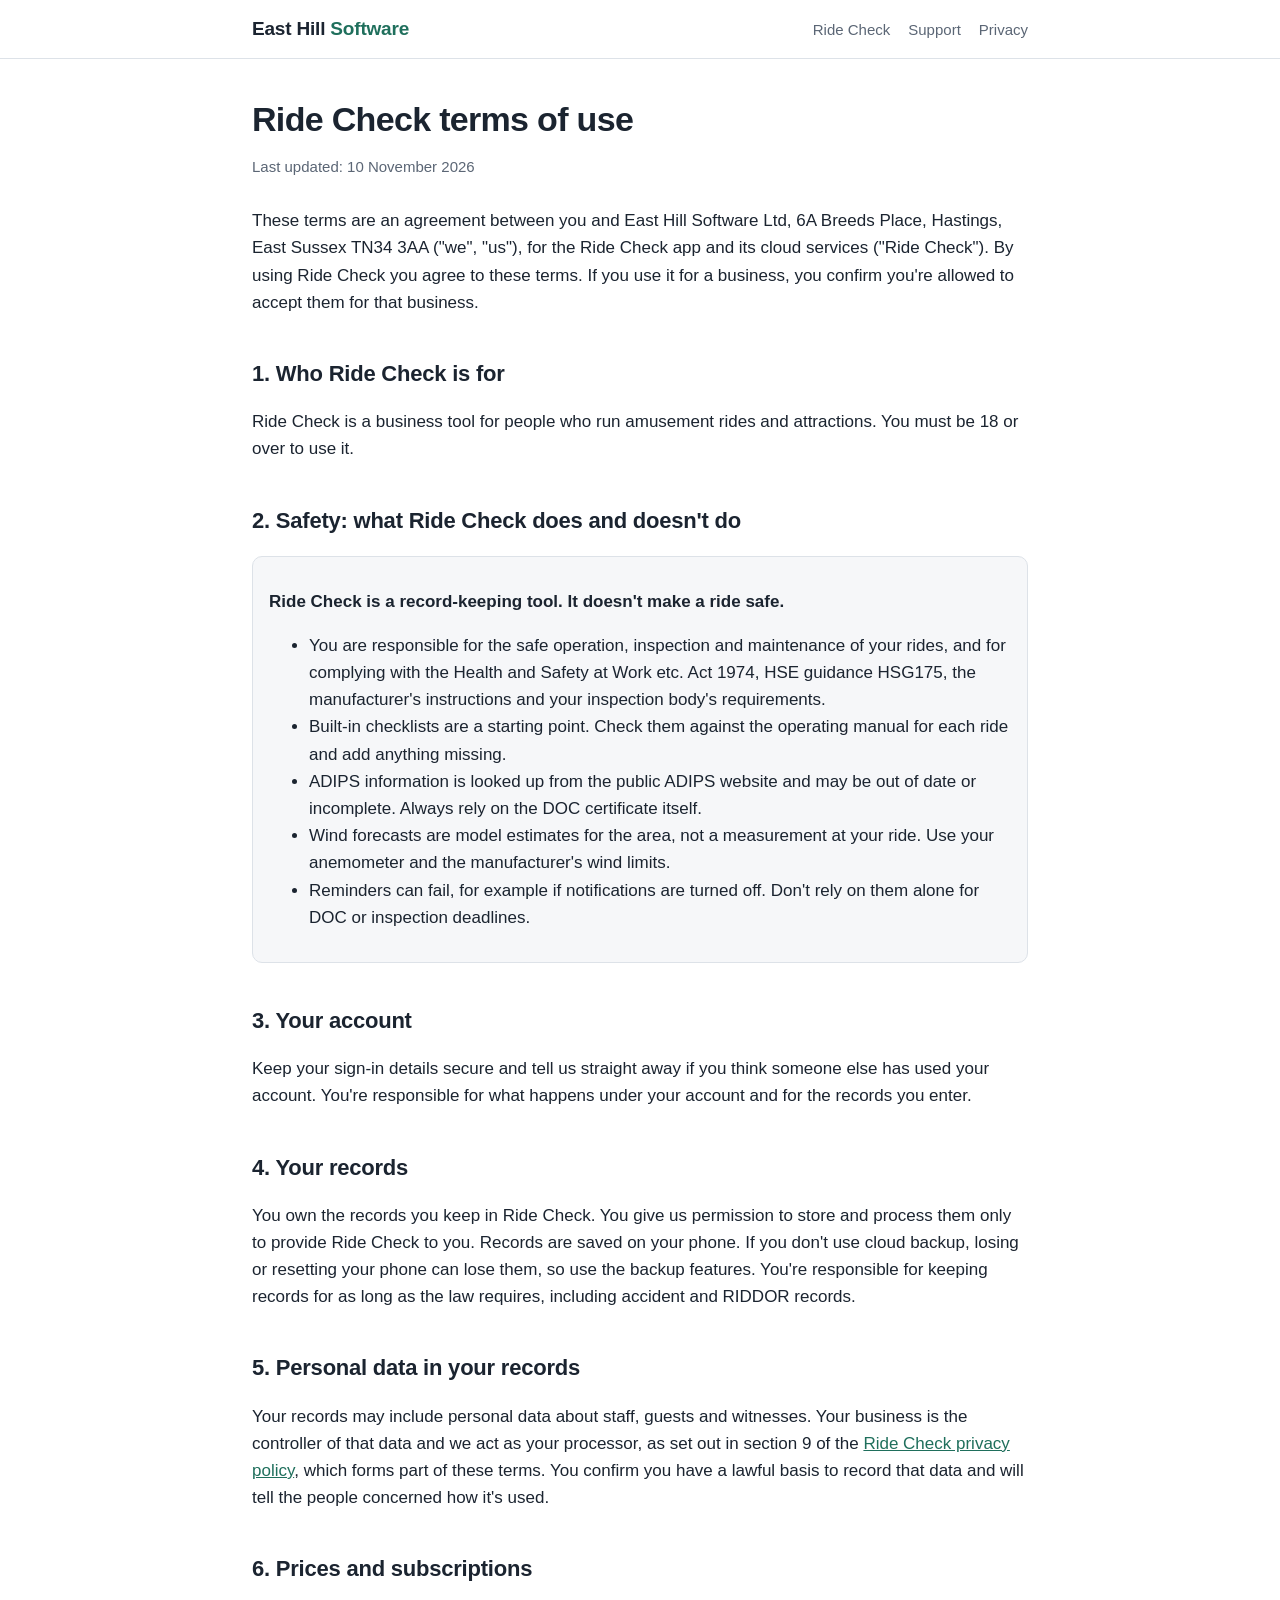
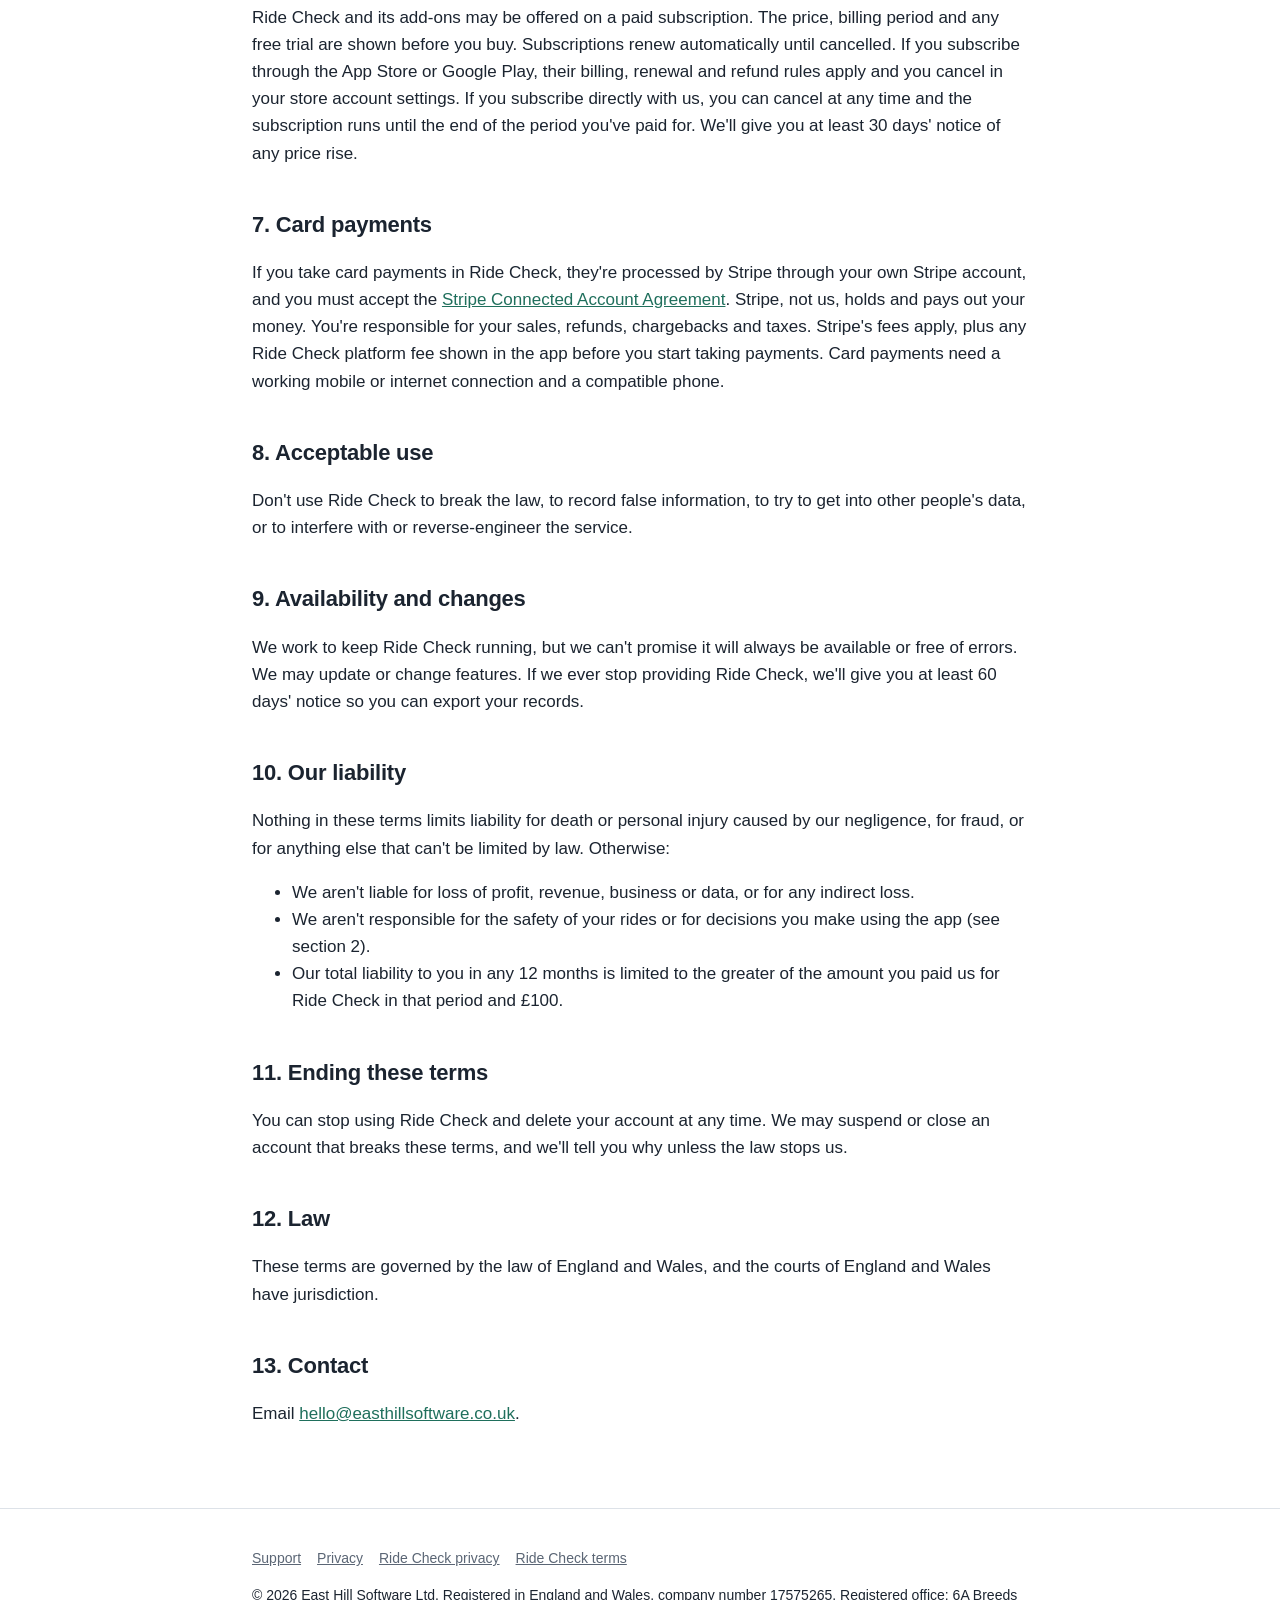
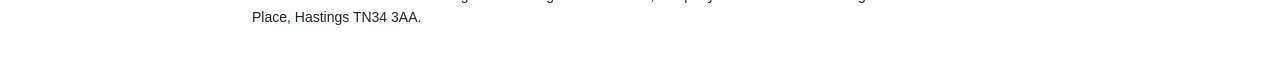
<file: ride-check/terms.html>
<!DOCTYPE html>
<html lang="en-GB">
<head>
<meta charset="utf-8">
<meta name="viewport" content="width=device-width, initial-scale=1">
<title>Ride Check terms of use – East Hill Software</title>
<link rel="stylesheet" href="/style.css">
</head>
<body>
<header class="site"><div class="wrap">
  <a class="brand" href="/">East Hill <span>Software</span></a>
  <nav><a href="/ride-check/">Ride Check</a><a href="/support.html">Support</a><a href="/privacy.html">Privacy</a></nav>
</div></header>

<main><div class="wrap">
  <h1>Ride Check terms of use</h1>
  <p class="meta">Last updated: 10 November 2026</p>

  <p>These terms are an agreement between you and East Hill Software Ltd, 6A Breeds Place, Hastings, East Sussex TN34 3AA ("we", "us"), for the Ride Check app and its cloud services ("Ride Check"). By using Ride Check you agree to these terms. If you use it for a business, you confirm you're allowed to accept them for that business.</p>

  <h2>1. Who Ride Check is for</h2>
  <p>Ride Check is a business tool for people who run amusement rides and attractions. You must be 18 or over to use it.</p>

  <h2>2. Safety: what Ride Check does and doesn't do</h2>
  <div class="note">
    <p><strong>Ride Check is a record-keeping tool. It doesn't make a ride safe.</strong></p>
    <ul>
      <li>You are responsible for the safe operation, inspection and maintenance of your rides, and for complying with the Health and Safety at Work etc. Act 1974, HSE guidance HSG175, the manufacturer's instructions and your inspection body's requirements.</li>
      <li>Built-in checklists are a starting point. Check them against the operating manual for each ride and add anything missing.</li>
      <li>ADIPS information is looked up from the public ADIPS website and may be out of date or incomplete. Always rely on the DOC certificate itself.</li>
      <li>Wind forecasts are model estimates for the area, not a measurement at your ride. Use your anemometer and the manufacturer's wind limits.</li>
      <li>Reminders can fail, for example if notifications are turned off. Don't rely on them alone for DOC or inspection deadlines.</li>
    </ul>
  </div>

  <h2>3. Your account</h2>
  <p>Keep your sign-in details secure and tell us straight away if you think someone else has used your account. You're responsible for what happens under your account and for the records you enter.</p>

  <h2>4. Your records</h2>
  <p>You own the records you keep in Ride Check. You give us permission to store and process them only to provide Ride Check to you. Records are saved on your phone. If you don't use cloud backup, losing or resetting your phone can lose them, so use the backup features. You're responsible for keeping records for as long as the law requires, including accident and RIDDOR records.</p>

  <h2>5. Personal data in your records</h2>
  <p>Your records may include personal data about staff, guests and witnesses. Your business is the controller of that data and we act as your processor, as set out in section 9 of the <a href="/ride-check/privacy.html">Ride Check privacy policy</a>, which forms part of these terms. You confirm you have a lawful basis to record that data and will tell the people concerned how it's used.</p>

  <h2>6. Prices and subscriptions</h2>
  <p>Ride Check and its add-ons may be offered on a paid subscription. The price, billing period and any free trial are shown before you buy. Subscriptions renew automatically until cancelled. If you subscribe through the App Store or Google Play, their billing, renewal and refund rules apply and you cancel in your store account settings. If you subscribe directly with us, you can cancel at any time and the subscription runs until the end of the period you've paid for. We'll give you at least 30 days' notice of any price rise.</p>

  <h2>7. Card payments</h2>
  <p>If you take card payments in Ride Check, they're processed by Stripe through your own Stripe account, and you must accept the <a href="https://stripe.com/gb/legal/connect-account">Stripe Connected Account Agreement</a>. Stripe, not us, holds and pays out your money. You're responsible for your sales, refunds, chargebacks and taxes. Stripe's fees apply, plus any Ride Check platform fee shown in the app before you start taking payments. Card payments need a working mobile or internet connection and a compatible phone.</p>

  <h2>8. Acceptable use</h2>
  <p>Don't use Ride Check to break the law, to record false information, to try to get into other people's data, or to interfere with or reverse-engineer the service.</p>

  <h2>9. Availability and changes</h2>
  <p>We work to keep Ride Check running, but we can't promise it will always be available or free of errors. We may update or change features. If we ever stop providing Ride Check, we'll give you at least 60 days' notice so you can export your records.</p>

  <h2>10. Our liability</h2>
  <p>Nothing in these terms limits liability for death or personal injury caused by our negligence, for fraud, or for anything else that can't be limited by law. Otherwise:</p>
  <ul>
    <li>We aren't liable for loss of profit, revenue, business or data, or for any indirect loss.</li>
    <li>We aren't responsible for the safety of your rides or for decisions you make using the app (see section 2).</li>
    <li>Our total liability to you in any 12 months is limited to the greater of the amount you paid us for Ride Check in that period and £100.</li>
  </ul>

  <h2>11. Ending these terms</h2>
  <p>You can stop using Ride Check and delete your account at any time. We may suspend or close an account that breaks these terms, and we'll tell you why unless the law stops us.</p>

  <h2>12. Law</h2>
  <p>These terms are governed by the law of England and Wales, and the courts of England and Wales have jurisdiction.</p>

  <h2>13. Contact</h2>
  <p>Email <a href="mailto:hello@easthillsoftware.co.uk">hello@easthillsoftware.co.uk</a>.</p>
</div></main>

<footer class="site"><div class="wrap">
  <p><a href="/support.html">Support</a><a href="/privacy.html">Privacy</a><a href="/ride-check/privacy.html">Ride Check privacy</a><a href="/ride-check/terms.html">Ride Check terms</a></p>
  <p>© 2026 East Hill Software Ltd. Registered in England and Wales, company number 17575265. Registered office: 6A Breeds Place, Hastings TN34 3AA.</p>
</div></footer>
</body>
</html>
</file>
<file: style.css>
:root{--ink:#1b2430;--muted:#5b6675;--line:#dde2e8;--bg:#f6f7f9;--accent:#1f6f5c;--accent-ink:#fff;--yellow:#f5c518}
*{box-sizing:border-box}
html{-webkit-text-size-adjust:100%}
body{margin:0;font-family:-apple-system,BlinkMacSystemFont,"Segoe UI",Roboto,Helvetica,Arial,sans-serif;color:var(--ink);background:#fff;line-height:1.6;font-size:17px}
a{color:var(--accent)}
header.site{border-bottom:1px solid var(--line);background:#fff}
header.site .wrap{display:flex;align-items:center;justify-content:space-between;gap:16px;flex-wrap:wrap;padding-top:14px;padding-bottom:14px}
.brand{font-weight:700;font-size:19px;color:var(--ink);text-decoration:none;letter-spacing:-.01em}
.brand span{color:var(--accent)}
nav a{color:var(--muted);text-decoration:none;margin-left:18px;font-size:15px}
nav a:hover{color:var(--ink)}
.wrap{max-width:820px;margin:0 auto;padding-left:22px;padding-right:22px}
main{padding:40px 0 64px}
h1{font-size:34px;line-height:1.2;margin:0 0 12px;letter-spacing:-.02em}
h2{font-size:22px;margin:40px 0 10px;letter-spacing:-.01em}
h3{font-size:18px;margin:26px 0 6px}
p,li{color:var(--ink)}
.lead{font-size:19px;color:var(--muted);margin:0 0 28px}
.meta{color:var(--muted);font-size:15px;margin-bottom:28px}
.hero{background:var(--bg);border-bottom:1px solid var(--line)}
.hero .wrap{padding-top:56px;padding-bottom:48px}
.cards{display:grid;grid-template-columns:repeat(auto-fit,minmax(240px,1fr));gap:16px;margin-top:20px}
.card{border:1px solid var(--line);border-radius:12px;padding:20px;background:#fff}
.card h3{margin-top:0}
.card .tag{display:inline-block;font-size:13px;background:var(--yellow);color:#3a2f00;border-radius:999px;padding:2px 10px;margin-bottom:8px;font-weight:600}
.btn{display:inline-block;background:var(--accent);color:var(--accent-ink);text-decoration:none;padding:10px 18px;border-radius:8px;font-weight:600;font-size:15px}
.note{background:var(--bg);border:1px solid var(--line);border-radius:10px;padding:14px 16px;margin:18px 0}
table{border-collapse:collapse;width:100%;margin:12px 0;font-size:15px}
th,td{border:1px solid var(--line);padding:8px 10px;text-align:left;vertical-align:top}
th{background:var(--bg)}
.table-scroll{overflow-x:auto}
footer.site{border-top:1px solid var(--line);color:var(--muted);font-size:14px;padding:24px 0 40px}
footer.site a{color:var(--muted);margin-right:16px}
@media (max-width:560px){h1{font-size:28px}nav a{margin-left:0;margin-right:14px}body{font-size:16px}}
</file>
